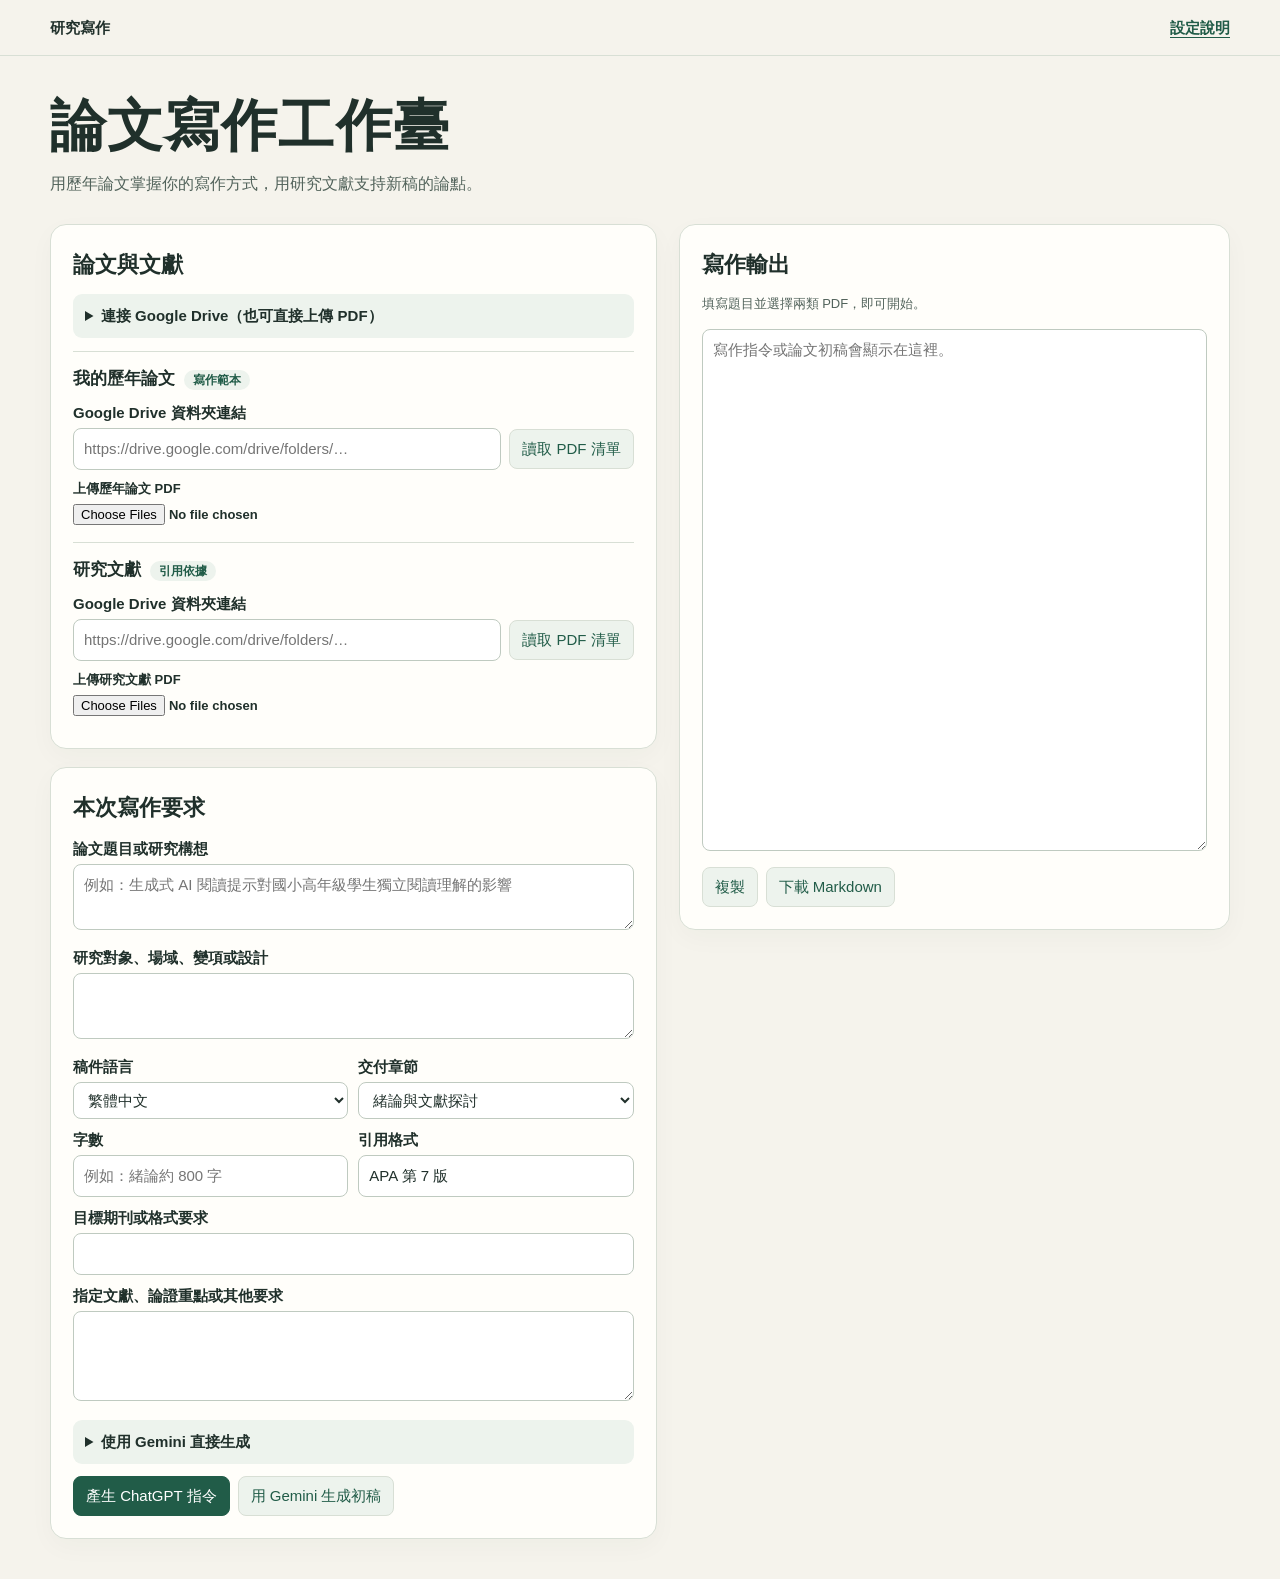
<file: thesis-studio/index.html>
<!doctype html>
<html lang="zh-Hant">
<head>
  <meta charset="utf-8">
  <meta name="viewport" content="width=device-width, initial-scale=1">
  <meta name="referrer" content="no-referrer">
  <title>論文寫作工作臺</title>
  <link rel="stylesheet" href="style.css">
  <script src="app.js" defer></script>
</head>
<body>
  <header><div class="wrap top"><span>研究寫作</span><a href="https://github.com/tnyenningsu/web/blob/main/thesis-studio/README.md">設定說明</a></div></header>
  <main class="wrap">
    <section class="intro">
      <h1>論文寫作工作臺</h1>
      <p>用歷年論文掌握你的寫作方式，用研究文獻支持新稿的論點。</p>
    </section>
    <div class="layout">
      <div class="inputs">
        <section class="card" aria-labelledby="sourceTitle">
          <h2 id="sourceTitle">論文與文獻</h2>
          <details>
            <summary>連接 Google Drive（也可直接上傳 PDF）</summary>
            <label for="client">Google OAuth 用戶端 ID</label>
            <input id="client" placeholder="….apps.googleusercontent.com" autocomplete="off">
            <p class="hint">首次使用須在 Google Cloud 啟用 Drive API，建立「網頁應用程式」OAuth 用戶端，並將 <code id="origin"></code> 加入已授權的 JavaScript 來源。</p>
            <div class="buttons"><button type="button" id="authorize">授權讀取</button><button type="button" id="disconnect" class="light" disabled>中斷連線</button></div>
            <p id="driveStatus" class="hint" role="status">尚未連線</p>
          </details>
          <div class="source">
            <h3>我的歷年論文 <span>寫作範本</span></h3>
            <label for="styleFolder">Google Drive 資料夾連結</label>
            <div class="inline"><input id="styleFolder" placeholder="https://drive.google.com/drive/folders/…"><button type="button" data-scan="style" class="light">讀取 PDF 清單</button></div>
            <label class="file">上傳歷年論文 PDF <input type="file" data-files="style" accept=".pdf,application/pdf" multiple></label>
            <div id="styleList" class="filelist"></div>
          </div>
          <div class="source">
            <h3>研究文獻 <span>引用依據</span></h3>
            <label for="evidenceFolder">Google Drive 資料夾連結</label>
            <div class="inline"><input id="evidenceFolder" placeholder="https://drive.google.com/drive/folders/…"><button type="button" data-scan="evidence" class="light">讀取 PDF 清單</button></div>
            <label class="file">上傳研究文獻 PDF <input type="file" data-files="evidence" accept=".pdf,application/pdf" multiple></label>
            <div id="evidenceList" class="filelist"></div>
          </div>
          <p id="sourceStatus" class="hint" role="status"></p>
        </section>
        <form class="card" id="draftForm">
          <h2>本次寫作要求</h2>
          <label for="topic">論文題目或研究構想</label>
          <textarea id="topic" rows="2" required placeholder="例如：生成式 AI 閱讀提示對國小高年級學生獨立閱讀理解的影響"></textarea>
          <label for="study">研究對象、場域、變項或設計</label>
          <textarea id="study" rows="2"></textarea>
          <div class="pair">
            <div><label for="language">稿件語言</label><select id="language"><option>繁體中文</option><option>英文</option></select></div>
            <div><label for="sections">交付章節</label><select id="sections"><option value="緒論與文獻探討">緒論與文獻探討</option><option value="緒論">只寫緒論</option><option value="文獻探討">只寫文獻探討</option></select></div>
          </div>
          <div class="pair">
            <div><label for="length">字數</label><input id="length" placeholder="例如：緒論約 800 字"></div>
            <div><label for="citation">引用格式</label><input id="citation" value="APA 第 7 版"></div>
          </div>
          <label for="journal">目標期刊或格式要求</label>
          <input id="journal">
          <label for="notes">指定文獻、論證重點或其他要求</label>
          <textarea id="notes" rows="3"></textarea>
          <details>
            <summary>使用 Gemini 直接生成</summary>
            <label for="key">Gemini API 金鑰</label>
            <input id="key" type="password" autocomplete="off">
            <label for="model">模型 ID</label>
            <input id="model" value="gemini-3.1-flash-lite" autocomplete="off">
            <p class="hint">供個人使用。送出時，瀏覽器會把勾選的 PDF 與寫作要求直接傳給 Gemini API。金鑰只用於當次請求，頁面不會儲存金鑰。<a href="https://aistudio.google.com/apikey" target="_blank" rel="noopener">取得 Gemini API 金鑰</a></p>
          </details>
          <div class="buttons">
            <button type="submit" value="prompt">產生 ChatGPT 指令</button>
            <button type="submit" value="gemini" class="light">用 Gemini 生成初稿</button>
          </div>
        </form>
      </div>
      <section class="card result" aria-labelledby="outputTitle">
        <h2 id="outputTitle">寫作輸出</h2>
        <p id="resultStatus" class="hint" role="status">填寫題目並選擇兩類 PDF，即可開始。</p>
        <div id="attachments" hidden></div>
        <label class="sr" for="output">可編修的寫作輸出</label>
        <textarea id="output" rows="21" placeholder="寫作指令或論文初稿會顯示在這裡。"></textarea>
        <div class="buttons">
          <button type="button" id="copy" class="light">複製</button>
          <button type="button" id="download" class="light">下載 Markdown</button>
          <a id="chat" href="https://chatgpt.com/" target="_blank" rel="noopener" hidden>開啟 ChatGPT ↗</a>
        </div>
      </section>
    </div>
  </main>
</body>
</html>
</file>
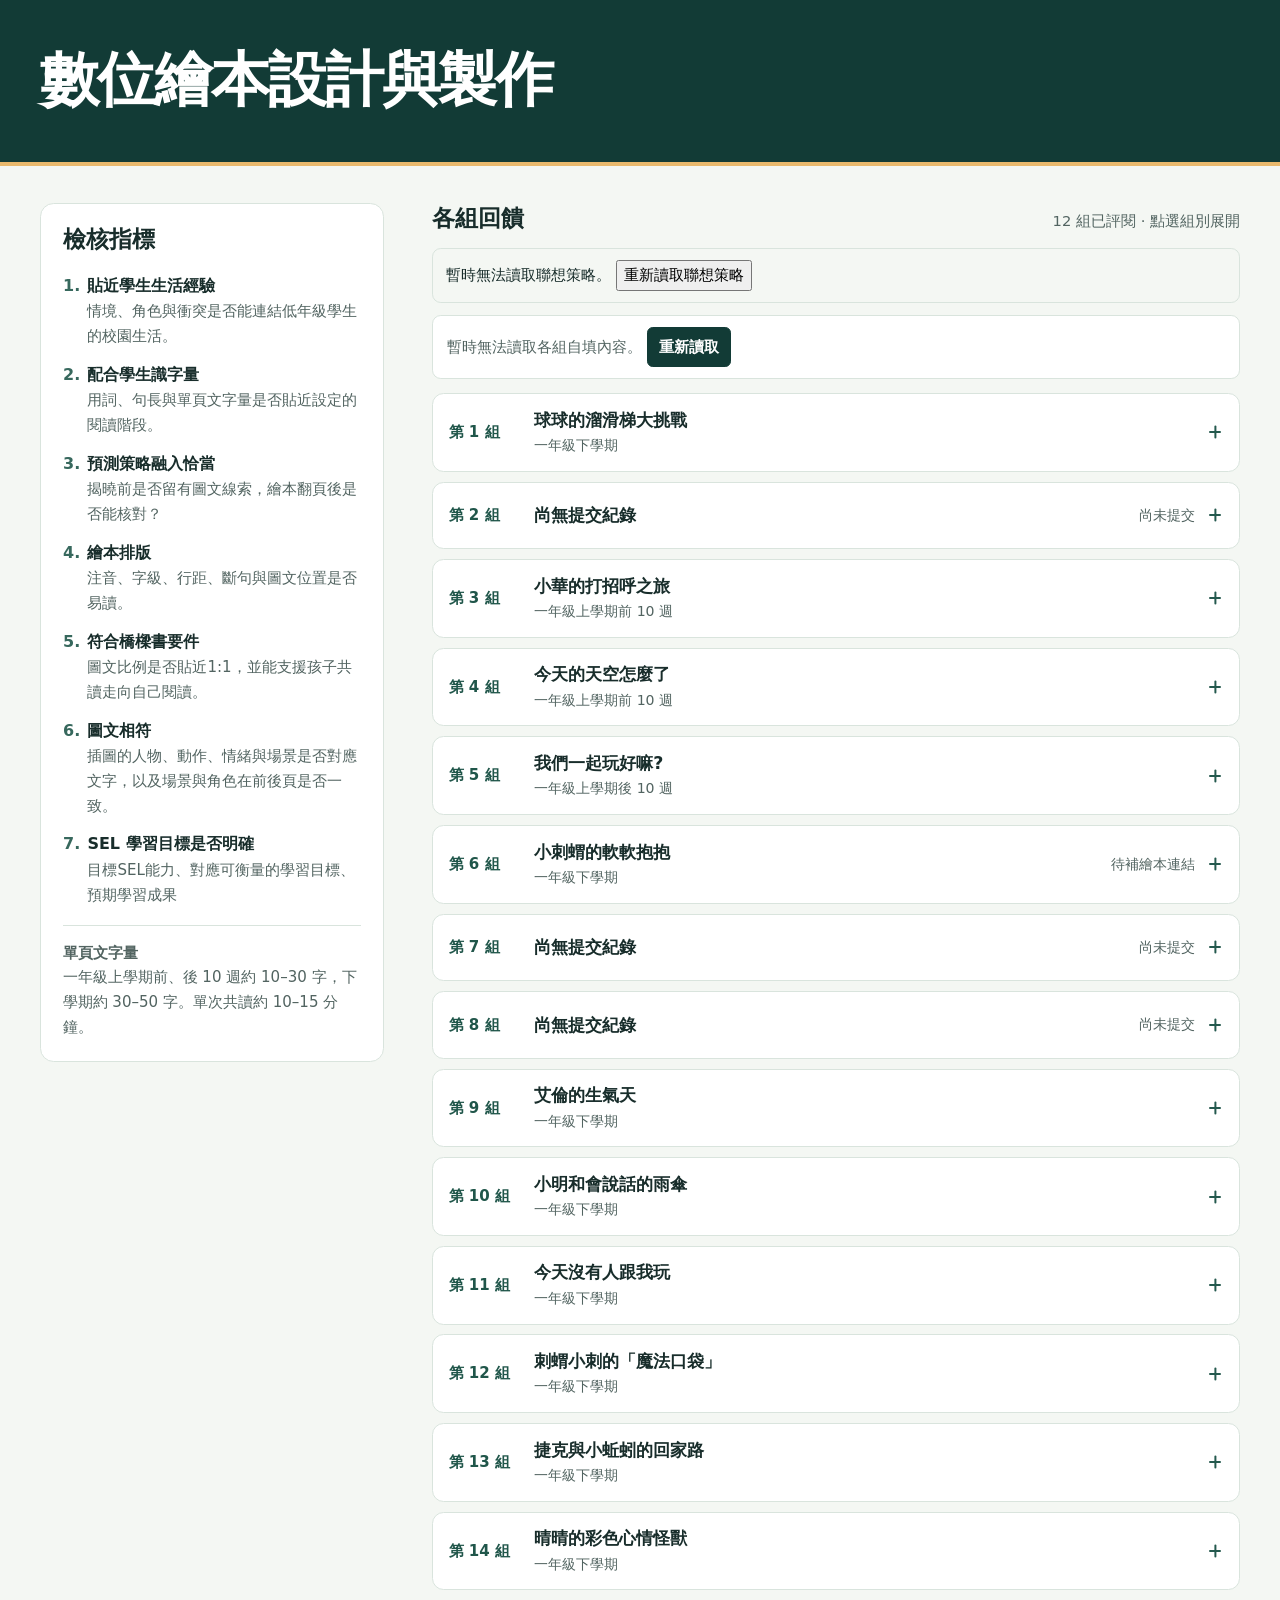
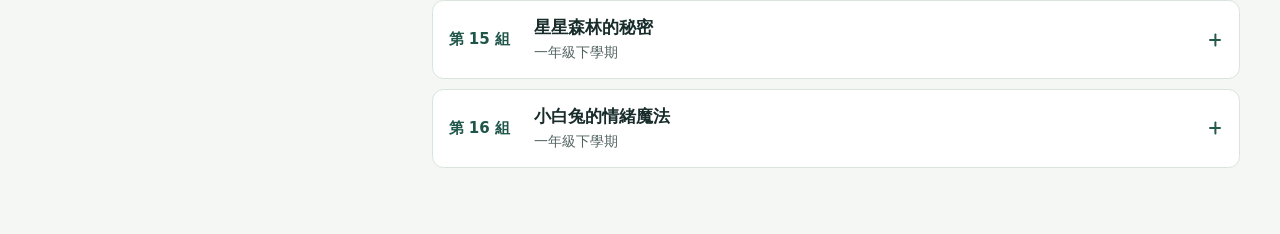
<file: w11-picturebook-feedback/index.html>
<!doctype html>
<html lang="zh-Hant-TW">
<head>
<meta charset="utf-8">
<meta name="viewport" content="width=device-width, initial-scale=1">
<meta name="description" content="教學媒體與應用 W11 數位繪本作品連結、七項檢核指標與各組回饋。">
<meta name="theme-color" content="#123b36">
<title>W11 數位繪本｜各組回饋</title>
<style>
:root {
  color-scheme: light;
  --ink: #182d2b;
  --muted: #526461;
  --teal: #123b36;
  --teal-soft: #ebf5f0;
  --line: #d9e4dd;
  --paper: #f4f7f3;
  --white: #fff;
  font-family: "Noto Sans TC", "PingFang TC", "Microsoft JhengHei", system-ui, sans-serif;
  line-height: 1.65;
  background: var(--paper);
  color: var(--ink);
}
* { box-sizing: border-box; }
body { margin: 0; }
a { color: var(--teal); }
a:focus-visible, summary:focus-visible { outline: 3px solid #a2610d; outline-offset: 4px; border-radius: .25rem; }
.wrap { width: min(75rem, calc(100% - 3rem)); margin-inline: auto; }
.masthead { background: var(--teal); color: var(--white); padding: 2.8rem 0 3rem; border-bottom: .3rem solid #e9b96d; }
h1 { font-size: clamp(2.1rem, 5vw, 3.7rem); margin: 0; line-height: 1.17; letter-spacing: -.035em; }
.layout { display: grid; grid-template-columns: minmax(0, .85fr) minmax(0, 2fr); gap: clamp(1.4rem, 4vw, 3rem); align-items: start; padding-block: 2.3rem 3.5rem; }
h2 { font-size: 1.42rem; line-height: 1.3; margin: 0; }
.rubric { padding: 1.35rem; background: var(--white); border: 1px solid var(--line); border-radius: .85rem; }
.indicators { margin: 1.1rem 0; padding-left: 1.45rem; }
.indicators li { margin-bottom: .8rem; padding-left: .1rem; }
.indicators li::marker { color: #37685d; font-weight: 700; }
.indicators strong { display: block; line-height: 1.45; }
.indicators li span { display: block; color: var(--muted); font-size: .94rem; margin-top: .15rem; }
.threshold { margin: 0; padding-top: .9rem; border-top: 1px solid var(--line); color: var(--muted); font-size: .94rem; }
.section-header { display: flex; align-items: baseline; justify-content: space-between; gap: .5rem 1rem; flex-wrap: wrap; margin: .1rem 0 .85rem; }
.section-header p { color: var(--muted); font-size: .92rem; margin: 0; }
.group { background: var(--white); border: 1px solid var(--line); border-radius: .72rem; margin-bottom: .62rem; }
.group[open] { border-color: #8cbaad; }
summary { display: flex; align-items: center; gap: .75rem; padding: .85rem 1rem; min-height: 4.1rem; cursor: pointer; list-style: none; border-radius: inherit; }
summary::-webkit-details-marker { display: none; }
summary:hover, .group[open] > summary { background: var(--teal-soft); }
.group-number { white-space: nowrap; min-width: 4.6rem; color: #20564a; font-weight: 800; font-size: .94rem; }
.group-heading { flex: 1; min-width: 0; }
.book-title, .group-meta { display: block; }
.book-title { font-weight: 750; font-size: 1.09rem; line-height: 1.4; }
.group-meta, .status { font-size: .88rem; color: var(--muted); }
.group-meta { margin-top: .12rem; }
.status { text-align: right; }
.toggle { width: 1rem; height: 1rem; position: relative; flex: 0 0 1rem; color: #24594e; }
.toggle::before, .toggle::after { content: ""; position: absolute; width: .8rem; height: 2px; background: currentColor; left: .1rem; top: calc(50% - 1px); border-radius: 2px; }
.toggle::after { transform: rotate(90deg); }
.group[open] .toggle::after { transform: none; }
.group-body { border-top: 1px solid var(--line); padding: 1rem 1.1rem 1.15rem; }
.priority { display: flex; justify-content: space-between; align-items: center; flex-wrap: wrap; gap: .6rem 1rem; padding: .9rem 1rem; border-radius: .55rem; background: #fcf1db; }
.priority strong { color: #6a450d; font-size: .94rem; }
.priority p, .review p { margin: 0; }
.book-link { padding: .42rem .85rem; color: var(--white); background: var(--teal); border-radius: .35rem; text-decoration: none; white-space: nowrap; font-weight: 700; }
.book-link:hover { background: #246356; }
.review { margin: .45rem 0 0; }
.review-item { padding: .82rem 0; border-bottom: 1px solid var(--line); }
.review-item:last-child { border-bottom: 0; padding-bottom: .15rem; }
.review-item dt { font-weight: 800; color: var(--teal); }
.review-item dd { margin: .2rem 0 0; }
.empty-message { margin: 0; color: var(--muted); }
.skip { position: absolute; top: .5rem; left: .5rem; padding: .5rem; background: white; transform: translateY(-160%); z-index: 1; }
.skip:focus { transform: none; }
@media (max-width: 50rem) {
  .layout { grid-template-columns: minmax(0, 1fr); padding-top: 1.35rem; }
  .masthead { padding-block: 2rem; }
}
@media (max-width: 31rem) {
  .wrap { width: calc(100% - 1.5rem); }
  .rubric, .group-body { padding: .85rem; }
  summary { padding: .75rem; gap: .5rem; }
  .group-number { min-width: 3.7rem; }
  .status { max-width: 5rem; }
}

.submission-guide { margin: 0 0 .85rem; padding: .7rem .9rem; border: 1px solid var(--line); border-radius: .55rem; color: var(--muted); background: var(--white); font-size: .94rem; }
.submission-editor { margin-top: 1rem; padding: .85rem; border: 1px solid var(--line); border-radius: .55rem; background: var(--teal-soft); }
.submission-editor h3 { color: var(--teal); margin: 0 0 .42rem; font-size: 1.05rem; }
.submission-editor p { margin: .35rem 0; }
.submission-panel { margin-top: .7rem; }
.submission-panel > summary { display: list-item; list-style: revert; min-height: auto; padding: .4rem 0; color: var(--teal); font-weight: 750; }
.submission-panel > summary::-webkit-details-marker { display: revert; }
.submission-form { margin-top: .55rem; }
.submission-form label { font-weight: 700; display: block; margin-bottom: .7rem; }
.submission-form input, .submission-form textarea { display: block; width: 100%; margin-top: .22rem; padding: .55rem .62rem; border: 1px solid #97ada5; border-radius: .3rem; font: inherit; font-weight: 400; background: var(--white); color: var(--ink); }
.submission-form textarea { min-height: 5rem; resize: vertical; }
.submission-actions { display: flex; flex-wrap: wrap; align-items: center; gap: .4rem .75rem; }
.submission-editor button, .submission-guide button { background: var(--teal); border: 1px solid var(--teal); color: var(--white); border-radius: .36rem; padding: .42rem .7rem; font: inherit; font-weight: 700; cursor: pointer; }
.submission-editor button:disabled { opacity: .55; cursor: default; }
.submission-editor button:focus-visible, .submission-guide button:focus-visible { outline: 3px solid #a2610d; outline-offset: 3px; }
.submission-status, .submission-date, .book-upload-date { color: var(--muted); font-size: .93rem; }
.book-upload-date { display: block; margin-top: .3rem; }
.book-upload-date[hidden], .book-link[hidden] { display: none; }
.submission-form .book-upload-action { margin: -.2rem 0 .9rem; }
.submission-preview { margin: .65rem 0 .2rem; }
.submission-preview div { margin: .48rem 0; }
.submission-preview dt { color: var(--teal); font-weight: 750; }
.submission-preview dd { margin: 0; white-space: pre-wrap; overflow-wrap: anywhere; }
.submission-preview .book-link { display: inline-block; margin-bottom: .25rem; white-space: normal; }

.association-guide { padding: .7rem .85rem; margin: .75rem 0; border: 1px solid var(--line); border-radius: .55rem; font-size: .94rem; }
.association-guide strong { color: var(--teal); }
.association-guide button { font: inherit; }
.association-editor .submission-form select { display: block; width: 100%; margin-top: .22rem; padding: .55rem .62rem; border: 1px solid #97ada5; border-radius: .3rem; background: var(--white); color: var(--ink); font: inherit; }
.association-editor .submission-preview dd { overflow-wrap: anywhere; }
.association-feedback + .association-feedback { border-top: 1px solid var(--line); margin-top: .8rem; padding-top: .55rem; }
.association-feedback h4 { margin: .35rem 0; color: var(--teal); }
</style>
</head>
<body>
<a class="skip" href="#groups">跳至各組回饋</a>
<header class="masthead">
  <div class="wrap">
    <h1>數位繪本設計與製作</h1>
  </div>
</header>
<main class="wrap layout">
  <aside class="rubric" aria-labelledby="rubric-title">
    <h2 id="rubric-title">檢核指標</h2>
    <ol class="indicators">
      <li><strong>貼近學生生活經驗</strong><span>情境、角色與衝突是否能連結低年級學生的校園生活。</span></li>
      <li><strong>配合學生識字量</strong><span>用詞、句長與單頁文字量是否貼近設定的閱讀階段。</span></li>
      <li><strong>預測策略融入恰當</strong><span>揭曉前是否留有圖文線索，繪本翻頁後是否能核對？</span></li>
      <li><strong>繪本排版</strong><span>注音、字級、行距、斷句與圖文位置是否易讀。</span></li>
      <li><strong>符合橋樑書要件</strong><span>圖文比例是否貼近1:1，並能支援孩子共讀走向自己閱讀。</span></li>
      <li><strong>圖文相符</strong><span>插圖的人物、動作、情緒與場景是否對應文字，以及場景與角色在前後頁是否一致。</span></li>
      <li><strong>SEL 學習目標是否明確</strong><span>目標SEL能力、對應可衡量的學習目標、預期學習成果</span></li>
    </ol>
    <p class="threshold"><strong>單頁文字量</strong><br>一年級上學期前、後 10 週約 10–30 字，下學期約 30–50 字。單次共讀約 10–15 分鐘。</p>
  </aside>
  <section aria-labelledby="groups">
    <div class="section-header"><h2 id="groups" tabindex="-1">各組回饋</h2><p>12 組已評閱 · 點選組別展開</p></div>
    <div class="association-guide" hidden>
      <span id="association-status" role="status"></span>
      <button id="association-retry" type="button" hidden>重新讀取聯想策略</button>
    </div>
    <div class="submission-guide" hidden>
      <span id="submission-global-status" role="status"></span>
      <button id="submission-retry" type="button" hidden>重新讀取</button>
    </div>
      <details class="group" id="group-1">
        <summary>
          <span class="group-number">第 1 組</span>
          <span class="group-heading"><span class="book-title">球球的溜滑梯大挑戰</span><span class="group-meta">一年級下學期</span></span>
          <span class="toggle" aria-hidden="true"></span>
        </summary>
        <div class="group-body">
          <div class="priority">
            <div><strong>優先修訂</strong><p>優先精簡第 7 頁，並統一小安的外觀。</p></div>
            <a class="book-link" href="https://docs.google.com/presentation/d/19Hp5NWCw0lpOlQBlPCPBAPbOqq_RHPsQTYJ6oFzjSTY/edit?usp=sharing" target="_blank" rel="noopener noreferrer" aria-label="開啟第 1 組繪本（新分頁）">開啟繪本</a>
          </div>
          <dl class="review">
          <div class="review-item"><dt>貼近學生生活經驗</dt><dd><p>兩個孩子都想先玩溜滑梯，這個衝突選得貼近低年級的下課生活。老師建議保留這個場景，共讀時可請孩子想想，自己有沒有也遇過需要排隊或輪流的時候。</p></dd></div>
          <div class="review-item"><dt>配合學生識字量</dt><dd><p>多數頁的字量符合一年級下學期。第 7 頁約 56 字，老師建議縮短陪伴情節的旁白，留下球球說出感受的對話，孩子會更容易跟讀。</p></dd></div>
          <div class="review-item"><dt>預測策略融入恰當</dt><dd><p>第 7 頁已交代球球也想先玩，適合停下來問「她可以怎麼跟小安說？」讓孩子先說一個辦法，再翻到第 8 頁核對。這個停問點值得保留。</p></dd></div>
          <div class="review-item"><dt>繪本排版</dt><dd><p>正文有注音，約 17–19 pt，提供了基本的認讀支持。第 7 頁若能將老師和球球的話各自換行，孩子會更容易辨認說話者。</p></dd></div>
          <div class="review-item"><dt>符合橋樑書要件</dt><dd><p>第 3、8、9 頁以大圖為主，第 7 頁則是較多對話搭配右下小圖，圖文比例尚未穩定接近 1:1。老師建議先調整第 7–8 頁，讓圖與正文區接近各半。共讀第 7 頁後，請孩子自己讀第 8 頁「我們可以輪流玩」，再指圖說出是誰提出這個辦法。</p></dd></div>
          <div class="review-item"><dt>圖文相符</dt><dd><p>第 5–6 頁用抱胸、皺眉和獨坐呈現球球的變化，與正文相呼應。若能統一小安前後頁的服裝或辨識特徵，孩子會更容易跟上故事。</p></dd></div>
          <div class="review-item"><dt>SEL 學習目標是否明確</dt><dd><p>主要能力是人際關係技巧，輪流的做法在故事中有具體示範。老師建議把邀請與輪流的對話保留下來，作為各組自訂可觀察目標時的依據。</p></dd></div>
          </dl>
        </div>
      </details>
      <details class="group pending" id="group-2">
        <summary>
          <span class="group-number">第 2 組</span>
          <span class="group-heading"><span class="book-title">尚無提交紀錄</span></span>
          <span class="status">尚未提交</span><span class="toggle" aria-hidden="true"></span>
        </summary>
        <div class="group-body">
          <p class="empty-message">提交表中沒有可評閱的作品紀錄。</p>
        </div>
      </details>
      <details class="group" id="group-3">
        <summary>
          <span class="group-number">第 3 組</span>
          <span class="group-heading"><span class="book-title">小華的打招呼之旅</span><span class="group-meta">一年級上學期前 10 週</span></span>
          <span class="toggle" aria-hidden="true"></span>
        </summary>
        <div class="group-body">
          <div class="priority">
            <div><strong>優先修訂</strong><p>先減少旁白，把預測集中在遇見新同學的轉折。</p></div>
            <a class="book-link" href="https://docs.google.com/presentation/d/1bAr_cRcua502Ppdb28ewO511OKE74VLWSLoTJrjR5uk/edit?usp=sharing" target="_blank" rel="noopener noreferrer" aria-label="開啟第 3 組繪本（新分頁）">開啟繪本</a>
          </div>
          <dl class="review">
          <div class="review-item"><dt>貼近學生生活經驗</dt><dd><p>向家人、警衛、老師和同學問好的情境，能連結一年級開學初期的日常。老師建議保留一路遇見不同人的安排，讓孩子比較遇到不同對象時可以怎麼打招呼。</p></dd></div>
          <div class="review-item"><dt>配合學生識字量</dt><dd><p>第 2–9 頁約 37–53 字，高於前 10 週每頁約 10–30 字的設定。建議每頁留下短旁白與一句問候，讓孩子有機會跟讀並認出反覆出現的詞語。</p></dd></div>
          <div class="review-item"><dt>預測策略融入恰當</dt><dd><p>第 8 頁新同學低著頭，提供了可以觀察的線索。老師建議把主要停問放在這裡，先問「小華會怎麼開口？」再讀第 9 頁的自我介紹，預測和核對會更清楚。</p></dd></div>
          <div class="review-item"><dt>繪本排版</dt><dd><p>正文約 20 pt，附有注音。第 9 頁圖上的問候字約 11 pt，建議放大，讓投影共讀時坐在後排的孩子也看得到。</p></dd></div>
          <div class="review-item"><dt>符合橋樑書要件</dt><dd><p>多數故事頁左圖、右文，配置接近 1:1。反覆出現的「早安」「你好」也值得保留。老師建議先帶讀一頁，後面的頁面請孩子看圖辨認對象，再自己讀出對應的問候。</p></dd></div>
          <div class="review-item"><dt>圖文相符</dt><dd><p>澆水壺、警衛制服與校門都能幫孩子辨認人物和場景。第 8 頁新同學低頭的動作也接得上正文，適合請孩子指著畫面說出自己看到的線索。</p></dd></div>
          <div class="review-item"><dt>SEL 學習目標是否明確</dt><dd><p>主要能力是人際關係技巧。故事已有主動問候與自我介紹兩種具體行為，建議選定其中一個情境作為 SEL 學習設計的重點。</p></dd></div>
          </dl>
        </div>
      </details>
      <details class="group" id="group-4">
        <summary>
          <span class="group-number">第 4 組</span>
          <span class="group-heading"><span class="book-title">今天的天空怎麼了</span><span class="group-meta">一年級上學期前 10 週</span></span>
          <span class="toggle" aria-hidden="true"></span>
        </summary>
        <div class="group-body">
          <div class="priority">
            <div><strong>優先修訂</strong><p>先把字量降到前 10 週適合的範圍，保留情緒最清楚的轉折。</p></div>
            <a class="book-link" href="https://docs.google.com/presentation/d/1CFzJAJR8vV2MUcdFjvAB_JBDP0hBj71dO4VnAEWaH-o/edit?usp=sharing" target="_blank" rel="noopener noreferrer" aria-label="開啟第 4 組繪本（新分頁）">開啟繪本</a>
          </div>
          <dl class="review">
          <div class="review-item"><dt>貼近學生生活經驗</dt><dd><p>把插隊、朋友沒來一起玩和第一次參加比賽放進天氣角色的故事，很能引出孩子的校園經驗。老師建議保留孩子熟悉的情境，讓抽象情緒有具體的事件可以對照。</p></dd></div>
          <div class="review-item"><dt>配合學生識字量</dt><dd><p>第 4、6、8、10 頁約 88–99 字，前 10 週的孩子較難自己讀完。每頁若只保留一個情緒線索與一句角色對話，會更符合 10–30 字的閱讀設定。</p></dd></div>
          <div class="review-item"><dt>預測策略融入恰當</dt><dd><p>烏雲和小旋風是適合停問的兩段。老師建議在第 4 頁先讓孩子猜烏雲會怎麼說明自己的生氣，再翻頁核對。第 14 頁已揭曉心情，放在結尾回顧會更合適。</p></dd></div>
          <div class="review-item"><dt>繪本排版</dt><dd><p>有注音，圖與正文有清楚的上下分區。部分故事頁的旁白和對話較密，若把情緒關鍵句獨立成行，教師比較容易帶讀，孩子也容易找到要讀的那一句。</p></dd></div>
          <div class="review-item"><dt>符合橋樑書要件</dt><dd><p>部分故事頁的上下圖文區接近 1:1，但第 4、6、8、10 頁文字集中，前 10 週的孩子較難自行接讀。建議縮短旁白，保留反覆句型「我覺得＿＿，因為＿＿」，先帶讀烏雲的一句，再讓孩子對照下一個角色自己試讀。</p></dd></div>
          <div class="review-item"><dt>圖文相符</dt><dd><p>閃電、雨滴及角色表情都能幫孩子辨別情緒。第 6 頁畫面重點是小雨滴，正文卻寫「雲朵說」。若統一說話角色，孩子就更容易配對圖文。</p></dd></div>
          <div class="review-item"><dt>SEL 學習目標是否明確</dt><dd><p>故事適合聚焦自我覺察。老師建議先抓住「認出情緒」和「知道為什麼有這種感受」這條主線，讓不同天氣角色的段落都服務同一個 SEL 重點。</p></dd></div>
          </dl>
        </div>
      </details>
      <details class="group" id="group-5">
        <summary>
          <span class="group-number">第 5 組</span>
          <span class="group-heading"><span class="book-title">我們一起玩好嘛?</span><span class="group-meta">一年級上學期後 10 週</span></span>
          <span class="toggle" aria-hidden="true"></span>
        </summary>
        <div class="group-body">
          <div class="priority">
            <div><strong>優先修訂</strong><p>保留已放在揭曉前的提問，再縮成一個主要問題。</p></div>
            <a class="book-link" href="https://docs.google.com/presentation/d/1N73WCWkIw3CZtmiFbD2KB-RLKhIGeKVYo4cXFTPtP98/edit?usp=sharing" target="_blank" rel="noopener noreferrer" aria-label="開啟第 5 組繪本（新分頁）">開啟繪本</a>
          </div>
          <dl class="review">
          <div class="review-item"><dt>貼近學生生活經驗</dt><dd><p>喜歡昆蟲、想加入同學，又碰到同伴害怕的情境，能連結校園裡常見的不同偏好。這個主題值得保留，孩子有機會練習理解兩邊的想法。</p></dd></div>
          <div class="review-item"><dt>配合學生識字量</dt><dd><p>多數頁約 19–29 字，貼近上學期後 10 週。內標第 5 頁約 36 字，若縮短阿麥準備開口的旁白，孩子會更容易把注意力放在邀請句。</p></dd></div>
          <div class="review-item"><dt>預測策略融入恰當</dt><dd><p>內標第 7 頁在同學說怕蚱蜢後、阿麥提出辦法前停問，時機恰當。建議只留一問「阿麥可以怎麼做？」並請孩子說出前一頁讓他這樣猜的線索。</p></dd></div>
          <div class="review-item"><dt>繪本排版</dt><dd><p>約 24 pt 的注音正文易讀，左右分區也清楚。老師建議統一封面和登記書名，並用內頁頁碼標示停問，方便其他組試教。</p></dd></div>
          <div class="review-item"><dt>符合橋樑書要件</dt><dd><p>左右圖文區已接近 1:1，適合由看圖走向讀對話。可將內標第 5 頁的邀請句獨立成行，先共讀阿麥想加入的情節，再請孩子自己讀出邀請和同學的回答。</p></dd></div>
          <div class="review-item"><dt>圖文相符</dt><dd><p>同學往後退的動作對應內標第 3 頁的文字。內標第 2 頁若能讓蚱蜢呈現一點行動不便的樣子，孩子能更早從圖中理解阿麥為什麼想照顧牠。</p></dd></div>
          <div class="review-item"><dt>SEL 學習目標是否明確</dt><dd><p>主要能力是社會覺察。同一隻蚱蜢讓阿麥和同學有不同感受，這個對比很適合帶共讀。後續可把理解對方感受與尊重界線的說法連起來。</p></dd></div>
          </dl>
        </div>
      </details>
      <details class="group pending" id="group-6">
        <summary>
          <span class="group-number">第 6 組</span>
          <span class="group-heading"><span class="book-title">小刺蝟的軟軟抱抱</span><span class="group-meta">一年級下學期</span></span>
          <span class="status">待補繪本連結</span><span class="toggle" aria-hidden="true"></span>
        </summary>
        <div class="group-body">
          <p class="empty-message">登記的預測頁碼是第4、5、7、10、16頁。收到可檢視的作品連結或 PDF 後，再補上評閱。</p>
        </div>
      </details>
      <details class="group pending" id="group-7">
        <summary>
          <span class="group-number">第 7 組</span>
          <span class="group-heading"><span class="book-title">尚無提交紀錄</span></span>
          <span class="status">尚未提交</span><span class="toggle" aria-hidden="true"></span>
        </summary>
        <div class="group-body">
          <p class="empty-message">提交表中沒有可評閱的作品紀錄。</p>
        </div>
      </details>
      <details class="group pending" id="group-8">
        <summary>
          <span class="group-number">第 8 組</span>
          <span class="group-heading"><span class="book-title">尚無提交紀錄</span></span>
          <span class="status">尚未提交</span><span class="toggle" aria-hidden="true"></span>
        </summary>
        <div class="group-body">
          <p class="empty-message">提交表中沒有可評閱的作品紀錄。</p>
        </div>
      </details>
      <details class="group" id="group-9">
        <summary>
          <span class="group-number">第 9 組</span>
          <span class="group-heading"><span class="book-title">艾倫的生氣天</span><span class="group-meta">一年級下學期</span></span>
          <span class="toggle" aria-hidden="true"></span>
        </summary>
        <div class="group-body">
          <div class="priority">
            <div><strong>優先修訂</strong><p>保留火山比喻，並統一重搭城堡時的小宇造型。</p></div>
            <a class="book-link" href="https://docs.google.com/presentation/d/1HqxmP58-0rw6qO5VQ2eSNkpd4pjk5mJWDdcN27XFP3g/edit?usp=sharing" target="_blank" rel="noopener noreferrer" aria-label="開啟第 9 組繪本（新分頁）">開啟繪本</a>
          </div>
          <dl class="review">
          <div class="review-item"><dt>貼近學生生活經驗</dt><dd><p>搭了很久的城堡被碰倒，很容易讓孩子連結自己的挫折經驗。故事同時寫出艾倫生氣和難過，值得保留，能讓孩子看到同一件事可能帶來不只一種感受。</p></dd></div>
          <div class="review-item"><dt>配合學生識字量</dt><dd><p>第 5–7 頁約 37–45 字，符合一年級下學期。結尾約 57 字，老師建議收成三個短句，讓孩子能讀出「停一下、慢慢呼吸、說出感受」。</p></dd></div>
          <div class="review-item"><dt>預測策略融入恰當</dt><dd><p>第 5 頁的臉紅、握拳可以預測下一步，第 7 頁則可預測呼吸後的身體變化。若帶讀時間有限，建議保留第 7 頁，翻到第 8 頁核對拳頭是否放鬆。</p></dd></div>
          <div class="review-item"><dt>繪本排版</dt><dd><p>正文約 18 pt，附有注音。第 7 頁可分開老師說的話和艾倫的動作，讀到動作時停一下讓孩子跟做，會更順暢。</p></dd></div>
          <div class="review-item"><dt>符合橋樑書要件</dt><dd><p>多數故事頁的正文集中在插圖下方窄帶，圖文比例尚未接近 1:1。老師建議先調整第 7–8 頁，讓正文有較大的獨立區。第 7 頁一起讀和做呼吸，第 8 頁再請孩子自己讀出艾倫難過的原因。</p></dd></div>
          <div class="review-item"><dt>圖文相符</dt><dd><p>第 5 頁的火山讓抽象的生氣變得看得見。第 10–11 頁重搭城堡的同伴外觀與第 9 頁的小宇不同，建議統一，讓孩子辨認出是原來的同伴一起修復關係。</p></dd></div>
          <div class="review-item"><dt>SEL 學習目標是否明確</dt><dd><p>主要能力是自我管理。故事已把握拳、慢呼吸和放鬆的變化連起來，老師建議保留這段完整過程，方便各組把能力寫成可以觀察的行為。</p></dd></div>
          </dl>
        </div>
      </details>
      <details class="group" id="group-10">
        <summary>
          <span class="group-number">第 10 組</span>
          <span class="group-heading"><span class="book-title">小明和會說話的雨傘</span><span class="group-meta">一年級下學期</span></span>
          <span class="toggle" aria-hidden="true"></span>
        </summary>
        <div class="group-body">
          <div class="priority">
            <div><strong>優先修訂</strong><p>把第 5 頁作為主要停問點，引導學生從圖文理解雨傘的需要。</p></div>
            <a class="book-link" href="https://canva.link/lh604tgg6vk7kwc" target="_blank" rel="noopener noreferrer" aria-label="開啟第 10 組繪本（新分頁）">開啟繪本</a>
          </div>
          <dl class="review">
          <div class="review-item"><dt>貼近學生生活經驗</dt><dd><p>害怕打雷和想有人陪是孩子能理解的經驗。會說話的雨傘也提供了觀察他人感受的機會，老師建議保留雨傘把害怕說出口的情節。</p></dd></div>
          <div class="review-item"><dt>配合學生識字量</dt><dd><p>「心跳得快快的」「慢慢吸氣」具體易懂。若把「安定自己」改成「讓自己慢慢平靜下來」，孩子比較能用自己的話說出意思。</p></dd></div>
          <div class="review-item"><dt>預測策略融入恰當</dt><dd><p>第 2、5 頁都有可用的線索，下一頁也有對應情節。第 9 頁可將問題聚焦為「小明最後可能對雨傘說什麼？」答案會比較容易回到作品中核對。</p></dd></div>
          <div class="review-item"><dt>繪本排版</dt><dd><p>第 5 頁有「陪／伴」被拆行的情形。老師建議讓完整詞語連在同一行，並用固定的方式呈現「猜一猜」，讓孩子一眼區分正文與停問。</p></dd></div>
          <div class="review-item"><dt>符合橋樑書要件</dt><dd><p>第 5、9、10 頁的插圖較突出，文字多在右下或頁底，尚未穩定接近 1:1。建議先放寬第 5 頁的文字區，讓雨傘的兩種害怕各有一行。先共讀圖中的雷雲和角落，再請孩子自己讀句子確認牠怕什麼。</p></dd></div>
          <div class="review-item"><dt>圖文相符</dt><dd><p>第 5 頁的雷雲和角落分別對應雨傘的兩種害怕，圖文線索安排得清楚。第 10 頁若畫的是小明家，文字改成「回到家後」會更貼合場景。</p></dd></div>
          <div class="review-item"><dt>SEL 學習目標是否明確</dt><dd><p>可聚焦社會覺察。小明聽到雨傘害怕後的回應很具體，老師建議以「理解對方感受並給予陪伴」作為共讀的主要 SEL 方向。</p></dd></div>
          </dl>
        </div>
      </details>
      <details class="group" id="group-11">
        <summary>
          <span class="group-number">第 11 組</span>
          <span class="group-heading"><span class="book-title">今天沒有人跟我玩</span><span class="group-meta">一年級下學期</span></span>
          <span class="toggle" aria-hidden="true"></span>
        </summary>
        <div class="group-body">
          <div class="priority">
            <div><strong>優先修訂</strong><p>第 4 頁先看圖猜心情，第 7 頁再演練怎麼開口。</p></div>
            <a class="book-link" href="https://docs.google.com/presentation/d/1f_AaJ1prrcg_dpzsGPVebFXQyXpA1GE9Eyix_Dtcl7g/edit?usp=sharing" target="_blank" rel="noopener noreferrer" aria-label="開啟第 11 組繪本（新分頁）">開啟繪本</a>
          </div>
          <dl class="review">
          <div class="review-item"><dt>貼近學生生活經驗</dt><dd><p>想加入遊戲卻不知道怎麼開口，貼近一年級下課經驗。老師建議保留米米從旁觀到主動詢問的轉折，孩子容易把它連到自己的校園生活。</p></dd></div>
          <div class="review-item"><dt>配合學生識字量</dt><dd><p>多數故事頁字量適中。若把「友善表達自己的需求」換成「好好說出你想做什麼」，孩子比較容易讀懂，也能用相近的說法轉述。</p></dd></div>
          <div class="review-item"><dt>預測策略融入恰當</dt><dd><p>第 3、6 頁適合預測米米的選擇與說法。第 4 頁已在正文說出心情，可以先展示圖，請孩子從米米的姿勢推想，再揭示文字核對。</p></dd></div>
          <div class="review-item"><dt>繪本排版</dt><dd><p>正文約 20–22 pt，有注音。若將「想一想」放在固定位置，教師和孩子翻頁後會更快找到停問點。</p></dd></div>
          <div class="review-item"><dt>符合橋樑書要件</dt><dd><p>多數故事頁左圖約佔三分之二，正文及提問擠在右側窄欄。老師建議調整第 6–8 頁，讓圖文區接近 1:1。先共讀第 6 頁，再請孩子自己讀第 7 頁的邀請句，並讀下一頁確認同伴的回應。</p></dd></div>
          <div class="review-item"><dt>圖文相符</dt><dd><p>第 4 頁低頭、縮起身體呼應難過，第 9 頁一起收拾玩具也把合作畫得具體。這兩頁值得保留，可讓孩子指著動作說明自己怎麼看出人物的變化。</p></dd></div>
          <div class="review-item"><dt>SEL 學習目標是否明確</dt><dd><p>主要能力是人際關係技巧。米米的邀請句清楚、自然，有機會在班級生活中使用，建議將「如何開口加入遊戲」維持為主要共讀目標。</p></dd></div>
          </dl>
        </div>
      </details>
      <details class="group" id="group-12">
        <summary>
          <span class="group-number">第 12 組</span>
          <span class="group-heading"><span class="book-title">刺蝟小刺的「魔法口袋」</span><span class="group-meta">一年級下學期</span></span>
          <span class="toggle" aria-hidden="true"></span>
        </summary>
        <div class="group-body">
          <div class="priority">
            <div><strong>優先修訂</strong><p>把第 7–8 頁串成「預測、翻頁核對、共讀後演練」。</p></div>
            <a class="book-link" href="https://docs.google.com/presentation/d/1gW0SGJXekpXQsgrPQBFWxD8aJNdxMa9_ue-5DFk26Yo/edit?usp=sharing" target="_blank" rel="noopener noreferrer" aria-label="開啟第 12 組繪本（新分頁）">開啟繪本</a>
          </div>
          <dl class="review">
          <div class="review-item"><dt>貼近學生生活經驗</dt><dd><p>積木被撞倒、誤會對方故意，以及冷靜後道歉，是低年級孩子能理解的班級衝突。老師建議保留小刺和阿噗各自的反應，讓孩子看到同一件事的兩個角度。</p></dd></div>
          <div class="review-item"><dt>配合學生識字量</dt><dd><p>多數頁約 30–50 字，貼近一年級下學期。第 8 頁可把小刺走去找阿噗的過程交給插圖，正文集中在道歉的話，讀起來會更輕鬆。</p></dd></div>
          <div class="review-item"><dt>預測策略融入恰當</dt><dd><p>第 7 頁的三步驟提供了推想小刺下一步的線索。老師建議先問「他會去找誰？會說什麼？」讓孩子說明理由，再翻第 8 頁核對。</p></dd></div>
          <div class="review-item"><dt>繪本排版</dt><dd><p>正文多數約 18 pt，附有注音。第 7 頁的步驟卡值得保留，較小的步驟文字可略放大，第 8 頁也可把道歉對話單獨分行。</p></dd></div>
          <div class="review-item"><dt>符合橋樑書要件</dt><dd><p>第 2–9 頁以跨頁大圖為主，正文多放在小區塊，圖文分量偏圖多。建議把第 7 頁的圖示和短句調成接近各半，教師帶讀第一步後，請孩子自己讀其餘兩步。第 8 頁也可用相同配置，讓孩子試讀一句道歉。</p></dd></div>
          <div class="review-item"><dt>圖文相符</dt><dd><p>第 4 頁豎起的背刺、散落的積木和後退的阿噗都對應正文。第 7 頁的圖示也足以支持指圖跟做，老師建議保留這種一次呈現一個動作的安排。</p></dd></div>
          <div class="review-item"><dt>SEL 學習目標是否明確</dt><dd><p>主要能力是自我管理。深呼吸、數到五、說出感受是清楚的行動順序。老師建議讓這個順序在全書維持一致，方便共讀時跟讀與演練。</p></dd></div>
          </dl>
        </div>
      </details>
      <details class="group" id="group-13">
        <summary>
          <span class="group-number">第 13 組</span>
          <span class="group-heading"><span class="book-title">捷克與小蚯蚓的回家路</span><span class="group-meta">一年級下學期</span></span>
          <span class="toggle" aria-hidden="true"></span>
        </summary>
        <div class="group-body">
          <div class="priority">
            <div><strong>優先修訂</strong><p>保留第 6 頁以線索判斷的提問，補畫第 8 頁的關鍵動作。</p></div>
            <a class="book-link" href="https://docs.google.com/presentation/d/1aF_5DyspK0wBZoPOUJ6a0oGT3NwNdsz3m2SQNcTIios/edit?usp=sharing" target="_blank" rel="noopener noreferrer" aria-label="開啟第 13 組繪本（新分頁）">開啟繪本</a>
          </div>
          <dl class="review">
          <div class="review-item"><dt>貼近學生生活經驗</dt><dd><p>雨後看到蚯蚓，是孩子可能在校園或公園遇到的情境。透過一個看得到的小動物談照顧與選擇，故事和生活的連結是清楚的。</p></dd></div>
          <div class="review-item"><dt>配合學生識字量</dt><dd><p>第 2、8 頁約 55 字以上。老師建議減少重複描述，保留「怕乾」「用力抓會弄傷牠」等會影響捷克選擇的文字，孩子比較容易讀到重點。</p></dd></div>
          <div class="review-item"><dt>預測策略融入恰當</dt><dd><p>第 6 頁讓孩子用「不能用手硬抓」來想工具，再翻第 7 頁核對，線索與驗證都具體。這個設計值得保留，也可追問「你選的工具怎麼幫到蚯蚓？」</p></dd></div>
          <div class="review-item"><dt>繪本排版</dt><dd><p>正文約 18 pt，有注音，教師提問也已放在備忘稿。第 2 頁可將「他覺得」和後面的內容排成一個語意單位，讓孩子讀出完整意思。</p></dd></div>
          <div class="review-item"><dt>符合橋樑書要件</dt><dd><p>多數故事頁左圖右文，兩區接近 1:1。老師建議把第 8 頁的兩個主要動作各排成一行。先共讀第 6 頁找原因，再請孩子自己讀第 7–8 頁的關鍵句，確認捷克選了什麼、怎麼用。</p></dd></div>
          <div class="review-item"><dt>圖文相符</dt><dd><p>第 7–8 頁能看出大葉子是運送工具。若再補一格小圖畫出樹枝引導蚯蚓爬上葉子的動作，孩子讀到相關句子時會更容易理解。</p></dd></div>
          <div class="review-item"><dt>SEL 學習目標是否明確</dt><dd><p>可聚焦負責任的決定。故事已有比較做法及後果的空間，老師建議保留捷克思考「這樣做會不會弄傷牠」的線索，讓選擇有看得見的理由。</p></dd></div>
          </dl>
        </div>
      </details>
      <details class="group" id="group-14">
        <summary>
          <span class="group-number">第 14 組</span>
          <span class="group-heading"><span class="book-title">晴晴的彩色心情怪獸</span><span class="group-meta">一年級下學期</span></span>
          <span class="toggle" aria-hidden="true"></span>
        </summary>
        <div class="group-body">
          <div class="priority">
            <div><strong>優先修訂</strong><p>停問時保留有線索的圖畫，並讓第 10 頁的補救動作更清楚。</p></div>
            <a class="book-link" href="https://docs.google.com/presentation/d/1UUldLmThDdaTecxz-KCJ7qx8fAzvH513yb4Dps6NWu8/edit?usp=sharing" target="_blank" rel="noopener noreferrer" aria-label="開啟第 14 組繪本（新分頁）">開啟繪本</a>
          </div>
          <dl class="review">
          <div class="review-item"><dt>貼近學生生活經驗</dt><dd><p>小卡被同學不小心弄濕，是低年級讀者容易代入的情境，並自然帶出誤會、道歉和一起補救。老師建議保留小宇實際擦桌子的動作。</p></dd></div>
          <div class="review-item"><dt>配合學生識字量</dt><dd><p>多數故事頁約 34–40 字，符合一年級下學期。像「慌張」這類詞，可以讓孩子搭配小宇急著補救的動作理解，不必增加長段說明。</p></dd></div>
          <div class="review-item"><dt>預測策略融入恰當</dt><dd><p>第 8、11 頁都放在情節揭曉之前。若停問時讓孩子同時看得到小宇紅眼或拿衛生紙的前頁畫面，孩子會更容易說出預測的根據。</p></dd></div>
          <div class="review-item"><dt>繪本排版</dt><dd><p>正文約 24 pt，附有注音。老師建議把完整教學問句放進備忘稿，保留故事畫面讓大家共讀，版面會更連貫。</p></dd></div>
          <div class="review-item"><dt>符合橋樑書要件</dt><dd><p>第 3–7、9–10、13 頁有圖文分區，但插圖欄較窄，第 12、14 頁則只有文字。建議先把第 9–10 頁調成近 1:1，第 12 頁補上兩人擦桌子的圖。共讀第 9 頁後，可讓孩子試讀一句，找出兩人分別做了什麼。</p></dd></div>
          <div class="review-item"><dt>圖文相符</dt><dd><p>第 6、9 頁紅色怪獸由大變小，清楚呼應晴晴的情緒變化。第 10 頁若能凸顯衛生紙、水和擦拭動作，孩子會更容易看出小宇正在補救。</p></dd></div>
          <div class="review-item"><dt>SEL 學習目標是否明確</dt><dd><p>主要能力是自我管理，深呼吸後才回應的轉折清楚。老師建議以這條主線帶讀，再從小宇的補救動作延伸到理解他人的處境。</p></dd></div>
          </dl>
        </div>
      </details>
      <details class="group" id="group-15">
        <summary>
          <span class="group-number">第 15 組</span>
          <span class="group-heading"><span class="book-title">星星森林的秘密</span><span class="group-meta">一年級下學期</span></span>
          <span class="toggle" aria-hidden="true"></span>
        </summary>
        <div class="group-body">
          <div class="priority">
            <div><strong>優先修訂</strong><p>縮短第 2、6 頁的句子，並讓兩個角色如何合作更清楚。</p></div>
            <a class="book-link" href="https://docs.google.com/presentation/d/1vBJcRch0Odg7c4g9K1ljljLNoGy3xEHwxg_LTO_mSoI/edit?usp=sharing" target="_blank" rel="noopener noreferrer" aria-label="開啟第 15 組繪本（新分頁）">開啟繪本</a>
          </div>
          <dl class="review">
          <div class="review-item"><dt>貼近學生生活經驗</dt><dd><p>奇幻場景有吸引力。老師建議從「發現同伴不安時，能怎麼靠近或幫忙」切入，讓孩子先連結熟悉的人際經驗，再進到森林故事。</p></dd></div>
          <div class="review-item"><dt>配合學生識字量</dt><dd><p>第 2、6 頁句子較長。「眼神充滿不安」可拆成看得見的動作，例如「牠縮在草叢裡，一直看著小禾」，孩子會更容易理解。</p></dd></div>
          <div class="review-item"><dt>預測策略融入恰當</dt><dd><p>第 2 頁的叫聲與神情、第 6 頁變暗的星星樹與不見的寶石，都能當成線索。老師建議每處留下明確的猜測問題，也標記翻到哪一頁核對。</p></dd></div>
          <div class="review-item"><dt>繪本排版</dt><dd><p>正文有注音與半透明底框，已能和背景區隔。若能縮短長行並放寬行距，孩子跟讀時會比較容易找到下一行。</p></dd></div>
          <div class="review-item"><dt>符合橋樑書要件</dt><dd><p>插圖幾乎滿版，文字集中在上方小框，圖文比例偏圖多。可先將第 6–8 頁的圖文區調成接近各半。教師共讀第 6 頁後，請孩子自己讀第 7 或第 8 頁的一句，對照插圖找到寶石出現的位置。</p></dd></div>
          <div class="review-item"><dt>圖文相符</dt><dd><p>第 6、8 頁星星樹由暗轉亮，符合情節。第 2 頁若再用草葉遮住狐狸部分身體，並畫出牠警戒的神情，會更貼合文字的躲藏線索。</p></dd></div>
          <div class="review-item"><dt>SEL 學習目標是否明確</dt><dd><p>故事有合作基礎，可聚焦人際關係技巧。老師建議補清楚小禾和小狐狸各自做了什麼，讓孩子能從情節辨認分工與互相幫忙。</p></dd></div>
          </dl>
        </div>
      </details>
      <details class="group" id="group-16">
        <summary>
          <span class="group-number">第 16 組</span>
          <span class="group-heading"><span class="book-title">小白兔的情緒魔法</span><span class="group-meta">一年級下學期</span></span>
          <span class="toggle" aria-hidden="true"></span>
        </summary>
        <div class="group-body">
          <div class="priority">
            <div><strong>優先修訂</strong><p>第 8 頁畫出正在發生的對話，結尾保留可讓孩子演練的句型。</p></div>
            <a class="book-link" href="https://docs.google.com/presentation/d/1U74vP2tJ2CNaCFZ8yDFH9PKt7rekvvZQYJo4SLFFL98/edit?slide=id.p#slide=id.p" target="_blank" rel="noopener noreferrer" aria-label="開啟第 16 組繪本（新分頁）">開啟繪本</a>
          </div>
          <dl class="review">
          <div class="review-item"><dt>貼近學生生活經驗</dt><dd><p>兩個孩子想拿同一把茶壺，貼近低年級扮家家酒的經驗。老師建議保留這個具體物件，孩子比較容易想到自己借玩具或輪流玩的情境。</p></dd></div>
          <div class="review-item"><dt>配合學生識字量</dt><dd><p>多數頁貼近一年級下學期的文字量。把「豁然開朗」換成「小惠懂了」，並把「免子」改成「兔子」，孩子會更容易讀懂。</p></dd></div>
          <div class="review-item"><dt>預測策略融入恰當</dt><dd><p>第 6 頁小美跑開後，可以停問小惠下一步會怎麼做。第 9 頁已有輪流句，可先請孩子練說，再猜小美怎麼回應，翻頁後核對。</p></dd></div>
          <div class="review-item"><dt>繪本排版</dt><dd><p>多數正文約 17 pt，有注音。老師建議清除第 10 頁的「文字在這裡」，並將道歉和提出輪流的話分行，孩子比較容易找到要練習的句子。</p></dd></div>
          <div class="review-item"><dt>符合橋樑書要件</dt><dd><p>多數頁是滿版圖搭配窄文字框，圖文比例偏圖多。第 9–10 頁若各保留約一半給正文，讀者就更容易接讀。先共讀輪流句，再請孩子自己讀第 10 頁的道歉與請求，並指圖確認小惠在對誰說。</p></dd></div>
          <div class="review-item"><dt>圖文相符</dt><dd><p>第 5–6 頁拿茶壺與拍手臂的畫面呼應文字。第 8 頁若改以小白兔和小惠對話為主圖，將搶茶壺放進小框當回想，前後情節會更容易分辨。</p></dd></div>
          <div class="review-item"><dt>SEL 學習目標是否明確</dt><dd><p>主要能力是自我管理。小惠先調節情緒再開口，後面也有道歉與輪流的互動，老師建議保留這個順序，讓孩子看清楚行動是怎麼一步一步發生的。</p></dd></div>
          </dl>
        </div>
      </details>
  </section>
</main>
<script>
(() => {
  const api = "https://w11-picturebook-submissions.yenningsu.chatgpt.site" + '/api/submissions';
  const fields = [
    ['goal', '對應可衡量的學習目標'],
    ['outcome', '預期學習成果'],
    ['activity', '延伸活動建議'],
  ];
  const dateFormat = new Intl.DateTimeFormat('zh-TW', {
    dateStyle: 'medium', timeStyle: 'medium', timeZone: 'Asia/Taipei',
  });
  const states = [];
  const globalStatus = document.querySelector('#submission-global-status');
  const retry = document.querySelector('#submission-retry');

  function create(tag, text, className) {
    const element = document.createElement(tag);
    if (text) element.textContent = text;
    if (className) element.className = className;
    return element;
  }

  function renderSaved(state, record) {
    state.record = record;
    state.preview.replaceChildren();
    const bookUrl = record.bookUrl || state.originalBookUrl;
    state.bookLink.hidden = !bookUrl;
    state.bookDate.hidden = !bookUrl;
    if (bookUrl) {
      state.bookLink.href = bookUrl;
      state.bookDate.textContent = record.bookUpdatedAt
        ? '最後上傳時間（臺灣）' + '　' + dateFormat.format(new Date(record.bookUpdatedAt))
        : '最後上傳時間未記錄';
    }
    const list = create('dl', '', 'submission-preview');
    for (const [name, label] of fields) {
      if (!record[name]) continue;
      const row = create('div');
      row.append(create('dt', label), create('dd', record[name]));
      list.append(row);
    }
    if (list.childElementCount) state.preview.append(list);
    if (list.childElementCount && record.updatedAt) {
      state.preview.append(create('p', '學習設計最後儲存 ' + dateFormat.format(new Date(record.updatedAt)), 'submission-date'));
    } else {
      state.preview.append(create('p', '這組尚未儲存自填內容。', 'submission-date'));
    }
    if (state.pendingReview) {
      state.group.querySelector(':scope > summary .status').textContent = record.bookUrl ? '已補交，待評閱' : state.originalStatus;
      state.group.querySelector('.empty-message').hidden = Boolean(record.bookUrl);
      if (state.originalTitle === '尚無提交紀錄') {
        state.group.querySelector('.book-title').textContent = record.bookUrl ? '已補交繪本' : state.originalTitle;
      }
    }
  }

  function loadInputs(state) {
    for (const [name, input] of Object.entries(state.inputs)) {
      input.value = state.record[name] || (name === 'bookUrl' ? state.originalBookUrl : '');
    }
    state.baseRevision = state.record.revision;
    state.loadNew.hidden = true;
  }

  for (const group of document.querySelectorAll('details.group')) {
    const number = Number(group.id.replace('group-', ''));
    const pendingReview = group.classList.contains('pending');
    const originalStatus = group.querySelector(':scope > summary .status')?.textContent;
    const originalTitle = group.querySelector('.book-title').textContent;
    const section = create('section', '', 'submission-editor');
    const preview = create('div');
    const panel = create('details', '', 'submission-panel');
    const summary = create('summary', '上傳繪本連結或填寫學習設計');
    const form = create('form', '', 'submission-form');
    form.noValidate = true;
    const inputs = {};
    const status = create('p', '', 'submission-status');
    status.setAttribute('role', 'status');
    const actions = create('div', '', 'submission-actions');
    const upload = create('button', '上傳繪本連結', 'book-upload-action');
    upload.type = 'button';
    upload.disabled = true;
    const save = create('button', '儲存學習設計');
    save.type = 'submit';
    save.disabled = true;
    const loadNew = create('button', '將表單換成最新已儲存內容');
    loadNew.type = 'button';
    loadNew.hidden = true;

    const inputFields = [['bookUrl', '繪本連結'], ...fields];
    for (const [name, label] of inputFields) {
      const wrapper = create('label', label);
      const input = create(name === 'bookUrl' ? 'input' : 'textarea');
      input.name = name;
      input.maxLength = name === 'bookUrl' ? 2048 : 1000;
      if (name === 'bookUrl') {
        input.type = 'url';
        input.placeholder = 'https://';
      } else {
        input.rows = 3;
      }
      input.disabled = true;
      inputs[name] = input;
      wrapper.append(input);
      form.append(wrapper);
      if (name === 'bookUrl') form.append(upload);
    }
    actions.append(save, loadNew);
    form.append(actions, status);
    panel.append(summary, form);
    const existingBookLink = group.querySelector('.priority a.book-link');
    const originalBookUrl = existingBookLink?.getAttribute('href') || '';
    const bookLink = existingBookLink || create('a', '開啟補交的繪本', 'book-link');
    bookLink.target = '_blank';
    bookLink.rel = 'noopener noreferrer';
    bookLink.hidden = !originalBookUrl;
    const bookDate = create('span', '最後上傳時間未記錄', 'book-upload-date');
    bookDate.hidden = !originalBookUrl;
    const book = create('div');
    if (existingBookLink) existingBookLink.before(book);
    book.append(bookLink, bookDate);
    const heading = create('h3', '各組自填');
    section.append(heading);
    if (!existingBookLink) section.append(book);
    section.append(preview, panel);
    group.querySelector('.group-body').append(section);
    const state = { group, number, pendingReview, originalStatus, originalTitle, originalBookUrl, bookLink, bookDate, inputs, preview, save, upload, loadNew, record: null };
    states.push(state);

    loadNew.addEventListener('click', () => {
      loadInputs(state);
      save.disabled = upload.disabled = false;
      status.textContent = '已將表單換成最新內容，可以繼續修改。';
    });

    async function submit(action) {
      if (!state.record || save.disabled) return;
      const isUpload = action === 'uploadBook';
      if (isUpload && !inputs.bookUrl.value.trim()) {
        status.textContent = '請先貼上繪本連結。';
        inputs.bookUrl.focus();
        return;
      }
      if (isUpload && !inputs.bookUrl.reportValidity()) return;
      const names = isUpload ? ['bookUrl'] : fields.map(([name]) => name);
      const edited = Object.fromEntries(names.map(name => [name, inputs[name].value]));
      save.disabled = upload.disabled = true;
      loadNew.disabled = true;
      for (const input of Object.values(inputs)) input.disabled = true;
      status.textContent = isUpload ? '上傳連結中…' : '儲存中…';
      try {
        const result = await fetch(api + '/' + number, {
          method: 'PUT',
          credentials: 'omit',
          headers: { 'Content-Type': 'application/json' },
          body: JSON.stringify({ action, ...edited, revision: state.baseRevision }),
        });
        const data = await result.json();
        if (result.status === 409 && data.record) {
          renderSaved(state, data.record);
          loadNew.hidden = false;
          status.textContent = '已有其他人更新。上方顯示最新內容，表單仍保留你輸入的文字。可以先複製你要保留的文字，再將表單換成最新內容。';
          return;
        }
        if (!result.ok) throw new Error(data.error || '暫時無法儲存。');
        renderSaved(state, data.record);
        state.baseRevision = data.record.revision;
        for (const name of names) inputs[name].value = data.record[name];
        status.textContent = isUpload ? '繪本連結已上傳。' : '學習設計已儲存，換裝置也能查看。';
      } catch (error) {
        status.textContent = (error instanceof TypeError ? '連線失敗，請稍後重試。' : error.message) + ' 表單仍保留輸入內容。';
      } finally {
        save.disabled = upload.disabled = !loadNew.hidden;
        for (const input of Object.values(inputs)) input.disabled = false;
        loadNew.disabled = false;
      }
    }

    upload.addEventListener('click', () => submit('uploadBook'));
    form.addEventListener('submit', (event) => {
      event.preventDefault();
      submit('saveSel');
    });
  }

  async function loadAll() {
    globalStatus.parentElement.hidden = false;
    retry.hidden = true;
    globalStatus.textContent = '正在讀取各組已儲存內容…';
    try {
      const result = await fetch(api, { cache: 'no-store', credentials: 'omit' });
      if (!result.ok) throw new Error('Shared storage unavailable');
      const { records } = await result.json();
      for (const state of states) {
        if (state.record) continue;
        const record = records[state.number];
        if (!record) throw new Error('Incomplete response');
        renderSaved(state, record);
        loadInputs(state);
        for (const input of Object.values(state.inputs)) input.disabled = false;
        state.save.disabled = state.upload.disabled = false;
      }
      globalStatus.textContent = '';
      globalStatus.parentElement.hidden = true;
    } catch {
      globalStatus.textContent = '暫時無法讀取各組自填內容。';
      retry.hidden = false;
    }
  }
  retry.addEventListener('click', loadAll);
  loadAll();


  const associationApi = api.replace(/submissions$/, 'association-choices');
  const designFields = [
    ['page', '設計頁碼', 40, '例如：第 5 頁'],
    ['clue', '聯想線索', 500, '你會指著哪個標題、插圖或詞語？'],
    ['prompt', '教師提問', 500, '看到這個，你想到生活中的什麼？'],
    ['childResponse', '孩子可能的反應', 500, '可以用短詞、畫圖或動作表達。'],
    ['returnToText', '教師接話與理解重點', 750, '怎麼把聯想接回圖文？孩子因此能讀懂什麼？'],
  ];
  const associationStatus = document.querySelector('#association-status');
  const associationRetry = document.querySelector('#association-retry');

  async function readAssociations() {
    const result = await fetch(associationApi, { cache: 'no-store', credentials: 'omit' });
    if (!result.ok) throw new Error('無法讀取聯想策略。');
    return result.json();
  }

  function renderReceived(preview, recipient, records) {
    preview.replaceChildren();
    const designs = Object.values(records).flatMap(record => record.designs)
      .filter(design => design?.target === recipient);
    if (!designs.length) {
      preview.append(create('p', '尚未收到聯想策略建議。', 'submission-date'));
      return;
    }
    for (const design of designs) {
      const key = create('article', '', 'association-feedback');
      key.append(create('h4', '第 ' + design.author + ' 組的建議'));
      const list = create('dl', '', 'submission-preview');
      for (const [name, label] of [['type', '聯想方式'], ...designFields]) {
        const row = create('div');
        row.append(create('dt', label), create('dd', design[name]));
        list.append(row);
      }
      key.append(list, create('p', '最後儲存　' + dateFormat.format(new Date(design.updatedAt)), 'submission-date'));
      preview.append(key);
    }
  }

  function selectField(form, label, placeholder, choices) {
    const wrapper = create('label', label);
    const select = create('select');
    select.required = true;
    select.append(new Option(placeholder, ''));
    for (const [value, text] of choices) select.append(new Option(text, value));
    wrapper.append(select);
    form.append(wrapper);
    return select;
  }

  function mountAssociation(state, types, records, previews) {
    let current = records[state.number];
    let saving = false;
    let conflict = false;
    const forms = [];
    const section = create('section', '', 'submission-editor association-editor');
    const count = create('p', '', 'submission-date');
    const status = create('p', '', 'submission-status');
    status.setAttribute('role', 'status');
    const latest = create('button', '載入兩份最新內容');
    latest.type = 'button';
    latest.hidden = true;
    section.append(create('h3', '聯想策略融入'), count, status, latest);

    function updateCount() {
      count.textContent = '已儲存 ' + current.designs.filter(Boolean).length + '／2 組';
    }

    function updateButtons() {
      for (const { save } of forms) save.disabled = saving || conflict;
    }

    function fillSaved() {
      for (const [slot, view] of forms.entries()) {
        const record = current.designs[slot] || {};
        for (const [name, input] of Object.entries(view.inputs)) input.value = record[name] || '';
        view.updateTarget();
      }
      conflict = false;
      latest.hidden = true;
      updateCount();
      updateButtons();
    }

    for (let slot = 0; slot < 2; slot++) {
      const panel = create('details', '', 'submission-panel');
      panel.append(create('summary', '設計 ' + (slot + 1)));
      const form = create('form', '', 'submission-form');
      const choices = states.filter(item => item.number !== state.number)
        .map(item => [item.number, '第 ' + item.number + ' 組']);
      const target = selectField(form, '回饋組別', '請自選一組', choices);
      const jump = create('a', '查看所選組別作品');
      jump.hidden = true;
      jump.addEventListener('click', () => {
        const group = document.getElementById('group-' + target.value);
        if (group) {
          group.open = true;
          group.querySelector('summary').focus({ preventScroll: true });
        }
      });
      form.append(jump);
      const updateTarget = () => {
        jump.hidden = !target.value;
        jump.href = '#group-' + target.value;
      };
      target.addEventListener('change', updateTarget);
      const type = selectField(form, '聯想方式', '請選擇聯想方式', types.map(t => [t, t]));
      const inputs = { target, type };
      for (const [name, label, maxLength, hint] of designFields) {
        const wrapper = create('label', label);
        const input = create(name === 'page' ? 'input' : 'textarea');
        input.required = true;
        input.maxLength = maxLength;
        input.placeholder = hint;
        wrapper.append(input);
        form.append(wrapper);
        inputs[name] = input;
      }
      const save = create('button', '儲存這份策略');
      save.type = 'submit';
      const formStatus = create('p', '', 'submission-status');
      formStatus.setAttribute('role', 'status');
      form.append(save, formStatus);
      panel.append(form);
      section.append(panel);
      forms.push({ inputs, save, updateTarget });

      form.addEventListener('submit', async (event) => {
        event.preventDefault();
        if (saving || conflict) return;
        const values = Object.fromEntries(Object.entries(inputs).map(([name, input]) => [name, input.value]));
        const recipient = Number(values.target);
        if (current.designs[1 - slot]?.target === recipient) {
          formStatus.textContent = '另一份策略已選這一組，請改選其他組別。';
          return;
        }
        saving = true;
        updateButtons();
        for (const input of Object.values(inputs)) input.disabled = true;
        formStatus.textContent = '儲存中…';
        try {
          const result = await fetch(associationApi + '/' + state.number, {
            method: 'PUT', credentials: 'omit', headers: { 'Content-Type': 'application/json' },
            body: JSON.stringify({ ...values, target: recipient, slot, revision: current.revision }),
          });
          const data = await result.json();
          if (result.status === 409 && data.record) {
            current = data.record;
            conflict = true;
            latest.hidden = false;
            status.textContent = '本組已有較新的儲存。請先複製欲保留的草稿，再載入最新內容。';
            formStatus.textContent = '';
            return;
          }
          if (!result.ok) throw new Error(data.error || '暫時無法儲存。');
          const previousRecipient = current.designs[slot]?.target;
          current = data.record;
          records[state.number] = current;
          for (const group of new Set([previousRecipient, recipient])) {
            const view = previews.get(group);
            if (view?.details.open) renderReceived(view.content, group, records);
          }
          updateCount();
          formStatus.textContent = '已儲存，第 ' + recipient + ' 組可以查看。';
        } catch (error) {
          formStatus.textContent = (error instanceof TypeError ? '連線失敗，請稍後重試。' : error.message) + ' 表單保留輸入內容。';
        } finally {
          saving = false;
          for (const input of Object.values(inputs)) input.disabled = false;
          updateButtons();
        }
      });
    }

    latest.addEventListener('click', () => {
      fillSaved();
      status.textContent = '已載入本組最新的兩份設計。';
    });
    fillSaved();

    const received = create('details', '', 'submission-panel');
    const preview = create('div');
    const readStatus = create('p', '', 'submission-status');
    readStatus.setAttribute('role', 'status');
    received.append(create('summary', '查看其他組給本組的建議'), readStatus, preview);
    previews.set(state.number, { details: received, content: preview });
    renderReceived(preview, state.number, records);
    received.addEventListener('toggle', async () => {
      if (!received.open) return;
      readStatus.textContent = '正在讀取最新建議…';
      try {
        const latest = await readAssociations();
        Object.assign(records, latest.records);
        renderReceived(preview, state.number, records);
        readStatus.textContent = '';
      } catch {
        readStatus.textContent = '暫時無法更新，可收合後再展開。';
      }
    });
    section.append(received);
    state.group.querySelector('.group-body').append(section);
  }

  async function loadAssociationTask() {
    associationStatus.parentElement.hidden = false;
    associationRetry.hidden = true;
    associationStatus.textContent = '正在讀取聯想策略…';
    try {
      const { types, records } = await readAssociations();
      if (states.some(({ number }) => !Array.isArray(records[number]?.designs))) throw new Error('資料不完整');
      const previews = new Map();
      for (const state of states) mountAssociation(state, types, records, previews);
      associationStatus.textContent = '';
      associationStatus.parentElement.hidden = true;
    } catch {
      associationStatus.textContent = '暫時無法讀取聯想策略。';
      associationRetry.hidden = false;
    }
  }
  associationRetry.addEventListener('click', loadAssociationTask);
  loadAssociationTask();
})();
</script>
</body>
</html>
</file>
<file: thesis-studio/style.css>
:root{color-scheme:light;--paper:#f5f3ec;--card:#fffefa;--ink:#20302b;--muted:#52635b;--line:#d8dfd5;--green:#215c48;--soft:#edf3ed}
*{box-sizing:border-box}
body{margin:0;background:var(--paper);color:var(--ink);font:15px/1.6 Inter,"Noto Sans TC","Microsoft JhengHei",sans-serif}
.wrap{width:min(1180px,calc(100% - 48px));margin-inline:auto}
header{border-bottom:1px solid var(--line)}
.top{display:flex;justify-content:space-between;align-items:center;min-height:55px;font-weight:700}
a{color:var(--green);text-underline-offset:4px}
.intro{padding:38px 0 27px}
h1,h2,h3,p{margin:0}
h1{font-family:"Noto Serif TC","PMingLiU",Georgia,serif;font-size:clamp(35px,5vw,56px);line-height:1.15;letter-spacing:.02em}
.intro p{margin-top:13px;color:var(--muted);font-size:16px}
.layout{display:grid;grid-template-columns:minmax(0,1.1fr) minmax(0,1fr);align-items:start;gap:22px;padding-bottom:40px}
.inputs{display:grid;gap:18px;min-width:0}
.card{border:1px solid var(--line);border-radius:16px;background:var(--card);padding:22px;box-shadow:0 8px 26px #20302b08;min-width:0}
h2{font-size:22px;margin-bottom:12px}
h3{font-size:17px}
h3 span{font-size:12px;color:var(--green);background:var(--soft);border-radius:20px;padding:3px 9px;margin-left:4px}
.source{border-top:1px solid var(--line);padding-top:13px;margin-top:13px}
details{margin-block:12px;padding:10px 12px;background:var(--soft);border-radius:9px}
summary{cursor:pointer;font-weight:650}
label{display:block;font-weight:650;margin-top:9px;margin-bottom:3px}
input,textarea,select,button{font:inherit}
input:not([type=checkbox],[type=radio],[type=file]),textarea,select{width:100%;min-width:0;border:1px solid #bfcac0;border-radius:8px;background:#fff;padding:8px 10px;color:var(--ink)}
textarea{resize:vertical}
button{background:var(--green);color:white;border:1px solid var(--green);border-radius:8px;padding:7px 12px;cursor:pointer;white-space:normal}
button.light{color:var(--green);background:var(--soft);border-color:var(--line)}
button:disabled{opacity:.55;cursor:wait}
:focus-visible{outline:2px solid #af661d;outline-offset:2px}
.buttons,.inline{display:flex;gap:8px;align-items:center;margin-top:9px}
.buttons{flex-wrap:wrap}
.inline{margin-top:0}
.inline button{flex-shrink:0}
.pair{display:grid;grid-template-columns:1fr 1fr;gap:10px}
.file{font-size:13px}
.file input{display:block;width:100%;margin-top:4px}
.filelist{max-height:220px;overflow:auto}
.item{display:flex;align-items:baseline;gap:6px;overflow-wrap:anywhere;border-bottom:1px solid var(--line);padding:4px 0}
.item label{margin:0;font-size:13px;font-weight:500}
.item .primary{font-size:12px;display:flex;align-items:center;white-space:nowrap;margin-left:auto}
.hint{color:var(--muted);font-size:13px;margin-block:6px;overflow-wrap:anywhere}
.error{color:#a12323}
.result{position:sticky;top:15px}
.result textarea{margin-top:8px;min-height:320px}
#attachments{font-size:13px;margin-block:8px;overflow-wrap:anywhere}
#attachments ul{max-height:160px;overflow:auto;margin:4px 0;padding-left:20px}
.sr{position:absolute;width:1px;height:1px;overflow:hidden;clip-path:inset(50%)}
[hidden]{display:none!important}
@media(max-width:800px){.layout{grid-template-columns:1fr}.result{position:static}.intro{padding-top:26px}}
@media(max-width:460px){.wrap{width:calc(100% - 24px)}.card{padding:14px}.pair{grid-template-columns:1fr}}
</file>
